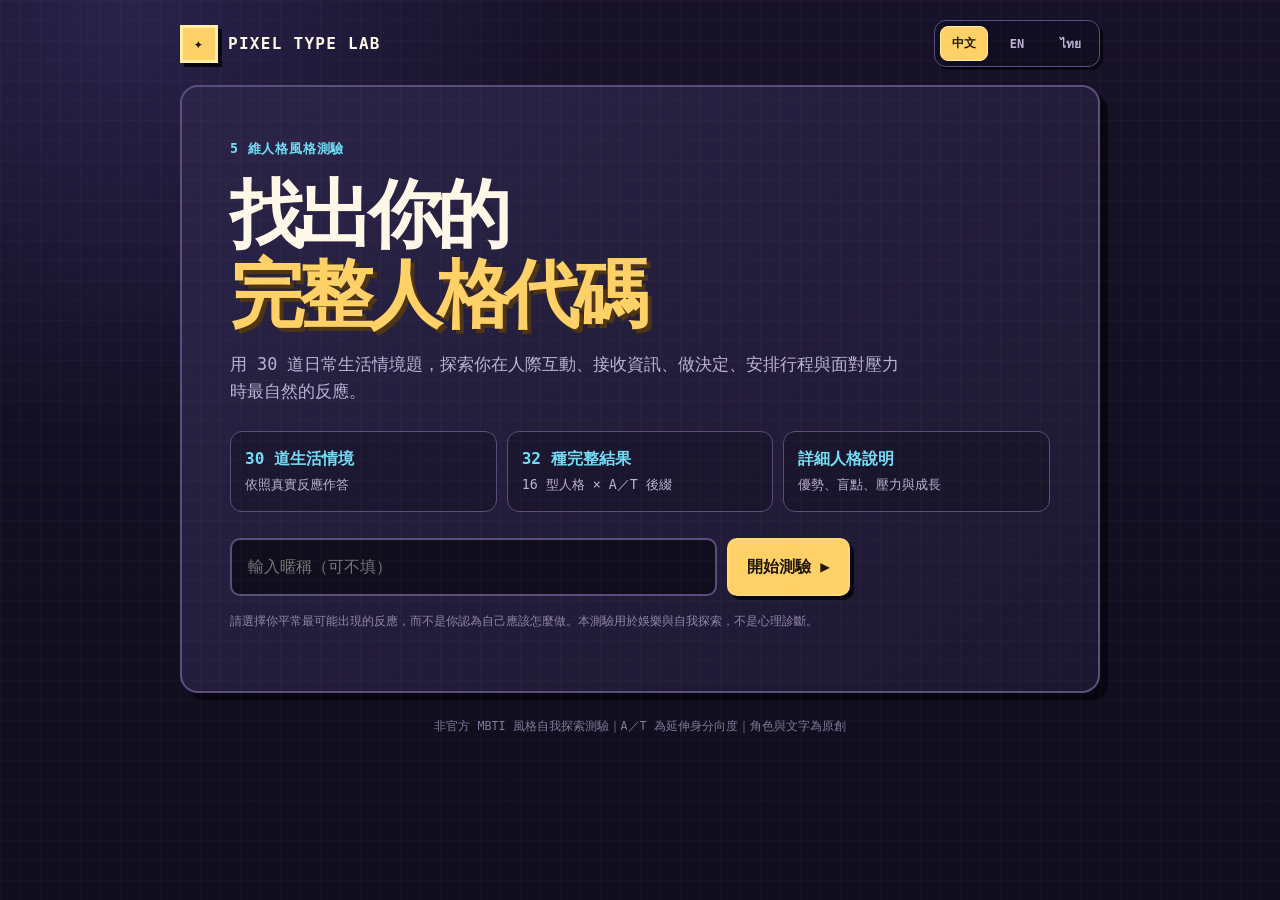
<file: index.html>
<!doctype html>
<html lang="zh-Hant">
<head>
  <meta charset="utf-8">
  <meta name="viewport" content="width=device-width,initial-scale=1">
  <meta name="theme-color" content="#151126">
  <title>MBTI 像素人格檢測所</title>
  <link rel="stylesheet" href="style.css?v=20260716-i18n">
  <link rel="stylesheet" href="identity.css">
</head>
<body>
<main class="wrap">
  <div class="topbar">
    <div class="brand"><span class="logo">✦</span>PIXEL TYPE LAB</div>
    <div class="lang-switch" aria-label="Language">
      <button type="button" class="lang-btn" data-lang="zh" aria-pressed="true">中文</button>
      <button type="button" class="lang-btn" data-lang="en" aria-pressed="false">EN</button>
      <button type="button" class="lang-btn" data-lang="th" aria-pressed="false">ไทย</button>
    </div>
  </div>

  <section id="start" class="screen on">
    <div class="panel">
      <small class="eyebrow" data-i18n="heroEyebrow">5 維人格風格測驗</small>
      <h1 data-i18n-html="heroTitle">找出你的<br><span class="yel">完整人格代碼</span></h1>
      <p class="lead" data-i18n="lead">用 30 道日常生活情境題，探索你在人際互動、接收資訊、做決定、安排行程與面對壓力時最自然的反應。</p>
      <div class="features">
        <div class="feature"><b data-i18n="feature1Title">30 道生活情境</b><small data-i18n="feature1Sub">依照真實反應作答</small></div>
        <div class="feature"><b data-i18n="feature2Title">32 種完整結果</b><small data-i18n="feature2Sub">16 型人格 × A／T 後綴</small></div>
        <div class="feature"><b data-i18n="feature3Title">詳細人格說明</b><small data-i18n="feature3Sub">優勢、盲點、壓力與成長</small></div>
      </div>
      <div class="startrow">
        <input id="name" maxlength="24" data-i18n-placeholder="namePlaceholder" placeholder="輸入暱稱（可不填）">
        <button id="go" class="btn primary" data-i18n="startButton">開始測驗 ▶</button>
      </div>
      <p class="note" data-i18n="startNote">請選擇你平常最可能出現的反應，而不是你認為自己應該怎麼做。本測驗用於娛樂與自我探索，不是心理診斷。</p>
    </div>
  </section>

  <section id="quiz" class="screen">
    <div class="panel">
      <div class="head">
        <div>
          <div class="tiny"><span id="pt"></span><span id="pc"></span></div>
          <div class="bar"><div id="pf" class="fill"></div></div>
        </div>
        <span id="chip" class="chip"></span>
      </div>
      <div class="qbox">
        <div><div id="qn" class="qnum"></div><h2 id="qt" class="qtext"></h2></div>
        <div>
          <div class="labels"><span data-i18n="veryUnlike">非常不像我</span><span data-i18n="veryLike">非常像我</span></div>
          <div id="answers" class="answers"></div>
          <p class="note" data-i18n="quizNote">依照你實際最常出現的反應作答。</p>
        </div>
      </div>
      <div class="actions">
        <button id="back" class="btn ghost" data-i18n="back">← 上一題</button>
        <button id="quit" class="btn ghost" data-i18n="home">回首頁</button>
      </div>
    </div>
  </section>

  <section id="result" class="screen">
    <div class="panel">
      <div class="resulttop">
        <div class="frame"><canvas id="avatar" width="320" height="320"></canvas></div>
        <div>
          <small class="eyebrow" data-i18n="resultEyebrow">你的完整人格</small>
          <div id="rtype" class="type"></div>
          <h2 id="rtitle" class="title"></h2>
          <p id="rtag" class="tag"></p>
          <p id="rsum" class="summary"></p>
          <div id="identity" class="identity"></div>
          <div id="tags" class="tags"></div>
          <div class="rbuttons">
            <button id="download" class="btn primary" data-i18n="download">下載結果卡</button>
            <button id="share" class="btn" data-i18n="share">分享結果</button>
            <button id="again" class="btn ghost" data-i18n="again">重新測驗</button>
          </div>
        </div>
      </div>

      <h3 class="section" data-i18n="dimensionsHeading">五個人格向度</h3>
      <div id="dims" class="dims"></div>

      <h3 class="section" data-i18n="detailsHeading">你的完整人格說明</h3>
      <div class="cards detail-cards">
        <div class="card wide"><b data-i18n="overviewHeading">🧭 人格全貌</b><p id="overview"></p></div>
        <div class="card"><b data-i18n="strongHeading">✨ 核心優勢</b><p id="strong"></p></div>
        <div class="card"><b data-i18n="blindHeading">🪞 可能盲點</b><p id="blind"></p></div>
        <div class="card"><b data-i18n="workHeading">🧰 工作與學習</b><p id="work"></p></div>
        <div class="card"><b data-i18n="loveHeading">💬 關係與溝通</b><p id="love"></p></div>
        <div class="card"><b data-i18n="stressHeading">🌩️ 壓力反應</b><p id="stress"></p></div>
        <div class="card"><b data-i18n="growthHeading">🌱 成長建議</b><p id="growth"></p></div>
      </div>
    </div>
  </section>

  <div class="footer" data-i18n="footer">非官方 MBTI 風格自我探索測驗｜A／T 為延伸身分向度｜角色與文字為原創</div>
</main>
<div id="toast" class="toast"></div>
<script src="data.js?v=20260716-daily"></script>
<script src="identity-data.js?v=20260716-daily"></script>
<script src="i18n-ui.js?v=20260716-i18n"></script>
<script src="i18n-questions.js?v=20260716-i18n"></script>
<script src="i18n-en.js?v=20260716-i18n"></script>
<script src="i18n-th-people.js?v=20260716-i18n"></script>
<script src="i18n-th-details.js?v=20260716-i18n"></script>
<script src="i18n.js?v=20260716-i18n"></script>
<script src="app.js?v=20260716-i18n"></script>
<script src="identity-enhance.js?v=20260716-i18n"></script>
<script src="artwork.js?v=20260714-pixel"></script>
<script src="identity-card.js?v=20260716-i18n"></script>
</body>
</html>
</file>
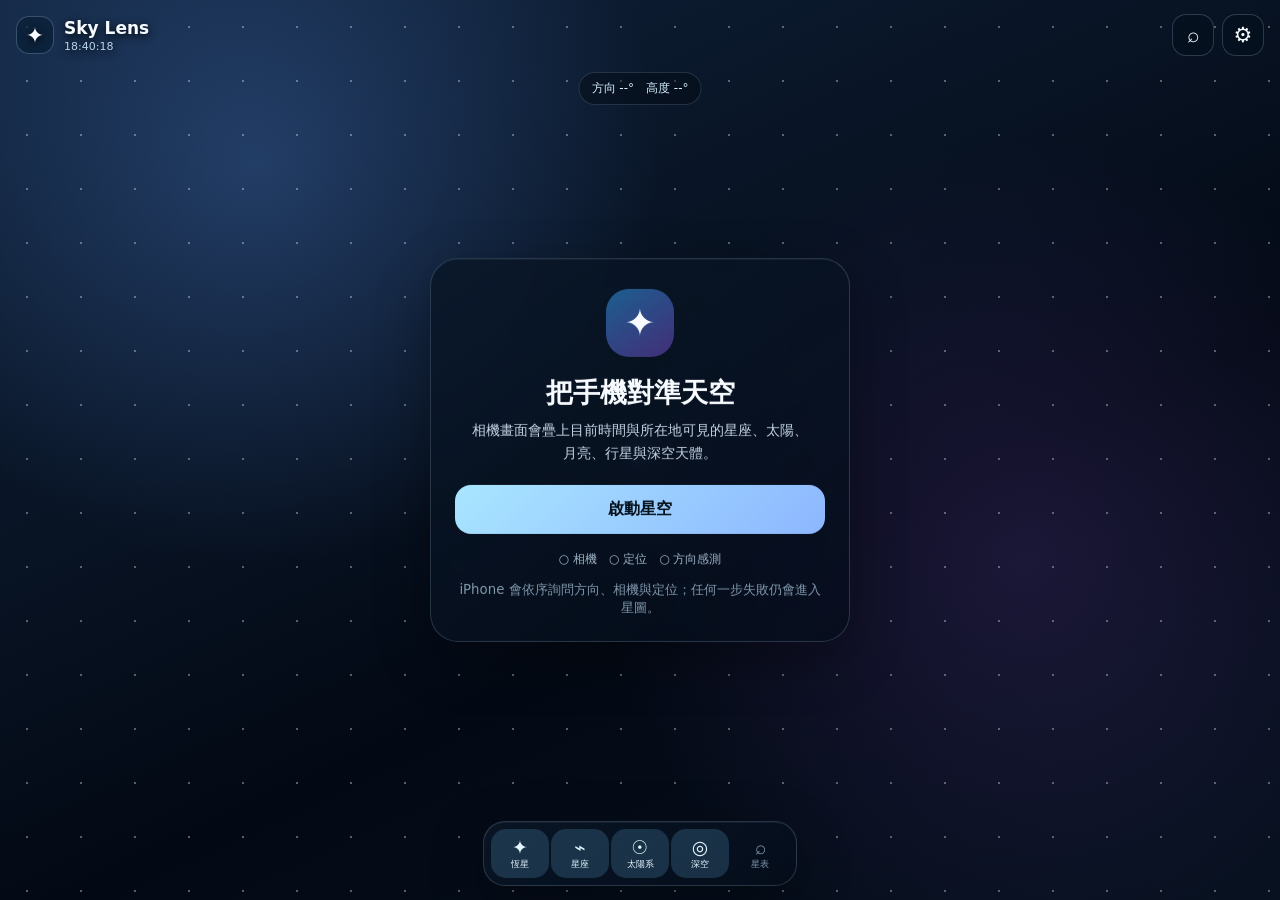
<file: sky-lens/index.html>
<!doctype html>
<html lang="zh-Hant">
<head>
  <meta charset="utf-8" />
  <meta name="viewport" content="width=device-width, initial-scale=1, viewport-fit=cover, user-scalable=no" />
  <meta name="theme-color" content="#07111f" />
  <meta name="color-scheme" content="dark" />
  <meta name="apple-mobile-web-app-capable" content="yes" />
  <meta name="apple-mobile-web-app-status-bar-style" content="black-translucent" />
  <meta name="apple-mobile-web-app-title" content="Sky Lens" />
  <meta name="description" content="用手機相機對準天空，即時顯示並導航星座、行星、月亮、星系與星雲。" />
  <script src="./performance-preload-v1.6.js?v=1.8.0"></script>
  <link rel="manifest" href="./manifest.webmanifest" />
  <link rel="apple-touch-icon" href="./icon.svg" />
  <link rel="icon" href="./icon.svg" />
  <link rel="stylesheet" href="./styles-v1.3.css?v=1.8.0" />
  <link rel="stylesheet" href="./enhancements-v1.4.css?v=1.8.0" />
  <link rel="stylesheet" href="./performance-v1.6.css?v=1.8.0" />
  <title>Sky Lens 星空鏡</title>
</head>
<body>
  <video id="camera" playsinline muted autoplay></video>
  <div id="fallbackSky" aria-hidden="true"></div>
  <canvas id="overlay"></canvas>

  <header class="top-hud">
    <div class="brand"><div class="brand-mark">✦</div><div><strong>Sky Lens</strong><span id="clock">--:--:--</span></div></div>
    <div class="header-actions"><button id="searchButton" class="icon-button" aria-label="尋找星座">⌕</button><button id="settingsButton" class="icon-button" aria-label="開啟設定">⚙</button></div>
  </header>

  <div id="compass" class="compass">方向 --°　高度 --°</div>
  <div class="crosshair" aria-hidden="true"><i></i><b></b></div>
  <div id="targetMarker" class="target-marker hidden" aria-hidden="true"><i></i></div>

  <section id="navigationHud" class="navigation-hud glass hidden">
    <button id="cancelNavigation" class="nav-close" aria-label="停止導航">×</button>
    <div id="navigationArrow" class="navigation-arrow">↑</div>
    <div class="navigation-copy"><small>正在尋找</small><strong id="navigationName">獵戶座</strong><span id="navigationHint">向右轉動手機</span></div>
    <b id="navigationDistance" class="navigation-distance">--°</b>
  </section>

  <section id="startPanel" class="start-panel glass">
    <div class="hero-icon">✦</div><h1>把手機對準天空</h1>
    <p>相機畫面會疊上目前時間與所在地可見的星座、太陽、月亮、行星與深空天體。</p>
    <button id="startButton" class="primary-button">啟動星空</button>
    <div class="permission-list"><span id="cameraStatus">○ 相機</span><span id="locationStatus">○ 定位</span><span id="motionStatus">○ 方向感測</span></div>
    <small>iPhone 會依序詢問方向、相機與定位；任何一步失敗仍會進入星圖。</small>
  </section>

  <div id="toast" class="toast" role="status"></div>
  <section id="objectCard" class="object-card glass hidden" aria-live="polite">
    <button id="closeObjectCard" class="card-close" aria-label="關閉">×</button><div id="objectKind" class="object-kind">恆星</div>
    <h2 id="objectName">天狼星</h2><p id="objectEnglish">Sirius</p>
    <div class="object-grid"><span>方位角<strong id="objectAz">--°</strong></span><span>高度角<strong id="objectAlt">--°</strong></span><span>赤經<strong id="objectRa">--</strong></span><span>赤緯<strong id="objectDec">--</strong></span></div>
  </section>

  <nav class="toolbar glass" aria-label="顯示控制">
    <button class="tool active" data-toggle="stars"><span>✦</span>恆星</button><button class="tool active" data-toggle="constellations"><span>⌁</span>星座</button><button class="tool active" data-toggle="solarSystem"><span>☉</span>太陽系</button><button class="tool active" data-toggle="deepSky"><span>◎</span>深空</button><button id="onlineButton" class="tool"><span>⌕</span>星表</button>
  </nav>

  <aside id="searchPanel" class="search-panel glass hidden">
    <div class="settings-title"><div><small>導航功能</small><h2>尋找星座或行星</h2></div><button id="closeSearch" class="icon-button">×</button></div>
    <form id="searchForm" class="search-form"><input id="searchInput" type="search" inputmode="search" autocomplete="off" placeholder="例如：獵戶座、北斗七星、木星、月亮" /><button type="submit">尋找</button></form>
    <div id="searchResults" class="search-results"></div>
    <p class="search-note">目標進入中央 4° 範圍並穩定停留後，導航會自動關閉；地平線下的目標不會誤判完成。</p>
  </aside>

  <aside id="settingsPanel" class="settings-panel glass hidden">
    <div class="settings-title"><h2>顯示與校正</h2><button id="closeSettings" class="icon-button">×</button></div>
    <label>相機視野 <output id="fovOutput">55°</output><input id="fovRange" type="range" min="35" max="85" value="55" step="1" /></label>
    <label>水平校正 <output id="headingOutput">0°</output><input id="headingRange" type="range" min="-90" max="90" value="0" step="1" /></label>
    <label>星等上限 <output id="magnitudeOutput">5.0</output><input id="magnitudeRange" type="range" min="1" max="9" value="5" step="0.5" /></label>
    <button id="resetCalibration" class="secondary-button">重設校正</button>
    <button id="checkUpdateButton" class="secondary-button">檢查更新</button>
    <button id="repairAppButton" class="secondary-button">修復離線快取</button>
    <button id="installButton" class="secondary-button hidden">安裝到主畫面</button>
    <div class="sensor-info"><span>位置</span><strong id="positionText">尚未取得</strong><span>羅盤來源</span><strong id="sensorText">尚未啟動</strong><span>離線天體</span><strong id="catalogText">--</strong><span>完整星座</span><strong id="constellationText">載入中</strong><span>線上天體</span><strong id="onlineText">0</strong><span>應用程式</span><strong id="appVersionText">v1.8.0 · 自動關閉導航</strong></div>
    <p class="ios-note">找到指定星座、太陽、月亮或行星後，定位箭頭與導航面板會自動關閉。</p>
  </aside>

  <div id="rotateNotice" class="rotate-notice">請將手機直立使用，星圖對位會較準確。</div>
  <script type="module" src="./app-v1.3.js?v=1.8.0"></script>
  <script type="module" src="./features-v1.7.js?v=1.8.0"></script>
  <script type="module" src="./navigation-auto-close-v1.8.js?v=1.8.0"></script>
  <script type="module" src="./update-manager.js?v=1.8.0"></script>
</body>
</html>
</file>
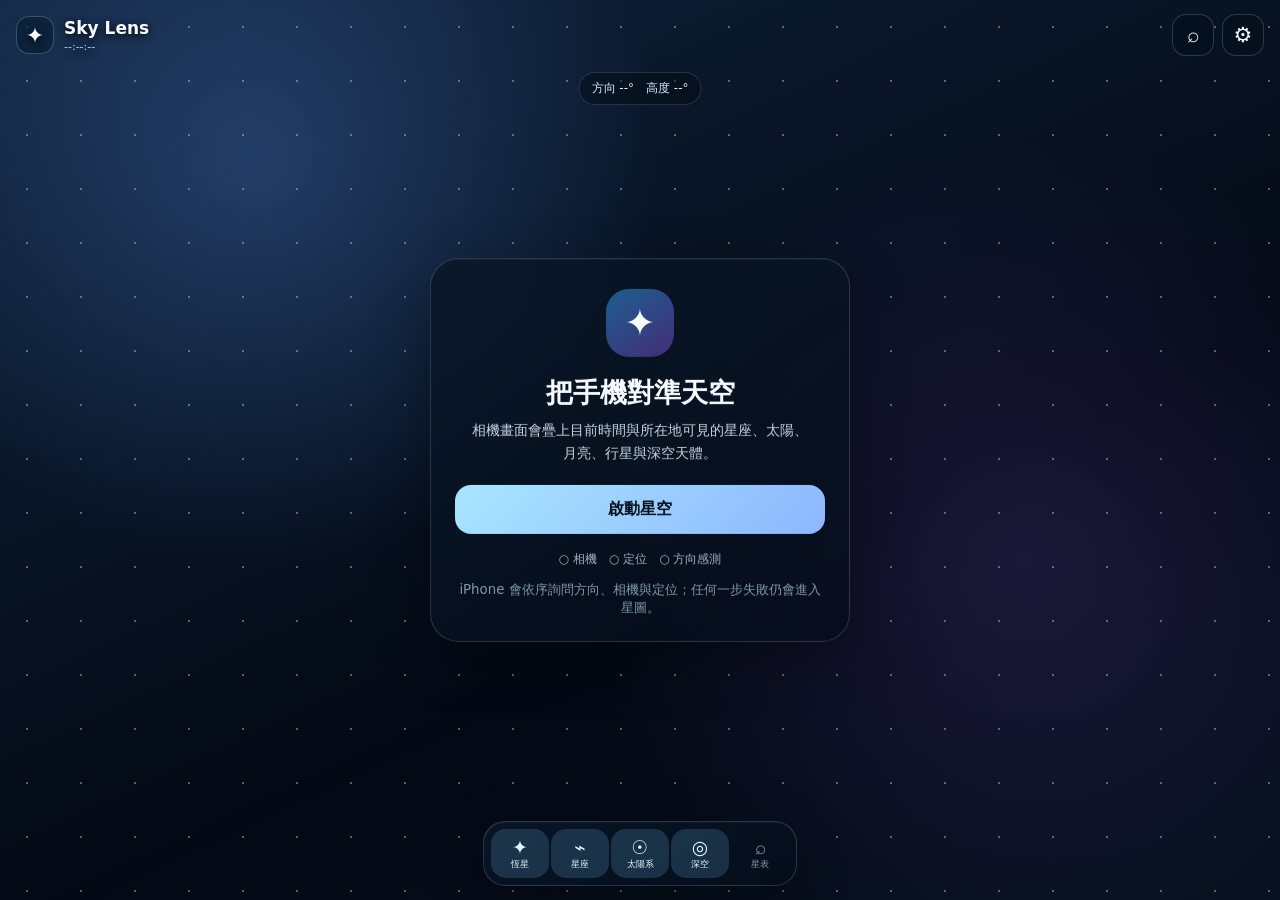
<file: sky-lens/recovery.html>
<!doctype html><html lang="zh-Hant"><head><meta charset="utf-8"><meta name="viewport" content="width=device-width,initial-scale=1,viewport-fit=cover"><meta name="theme-color" content="#07111f"><title>修復 Sky Lens</title><style>html,body{margin:0;min-height:100%;background:#07111f;color:#eef8ff;font-family:system-ui,"Noto Sans TC"}body{display:grid;place-items:center;padding:24px}.card{width:min(88vw,390px);padding:28px 22px;border-radius:25px;text-align:center;background:#0a1727;border:1px solid #bfe4ff30;box-shadow:0 24px 70px #0008}.icon{font-size:48px}h1{font-size:24px;margin:14px 0 8px}p{color:#a9bed0;line-height:1.65;font-size:14px}.bar{height:8px;border-radius:99px;background:#1c3044;overflow:hidden;margin-top:20px}.bar i{display:block;height:100%;width:25%;border-radius:inherit;background:#9edfff;animation:move 1.1s ease-in-out infinite alternate}@keyframes move{to{width:100%}}button{width:100%;margin-top:18px;padding:14px;border:0;border-radius:15px;background:#a9e5ff;color:#07111f;font-weight:800}</style></head><body><main class="card"><div class="icon">✦</div><h1>正在修復 Sky Lens</h1><p id="status">正在移除卡住的舊快取與更新程序，主畫面圖示不需要刪除。</p><div class="bar"><i></i></div><button id="retry" hidden>重新嘗試</button></main><script>const status=document.querySelector('#status'),retry=document.querySelector('#retry');async function repair(){retry.hidden=true;try{if('serviceWorker'in navigator){const regs=await navigator.serviceWorker.getRegistrations();await Promise.all(regs.filter(r=>r.scope.includes('/sky-lens/')).map(r=>r.unregister()))}if('caches'in window){const keys=await caches.keys();await Promise.all(keys.filter(k=>k.startsWith('sky-lens-pwa-')).map(k=>caches.delete(k)))}sessionStorage.clear();status.textContent='修復完成，正在載入新版…';setTimeout(()=>location.replace(`./?recovered=${Date.now()}`),500)}catch(error){status.textContent='自動修復未完成，請確認網路後再試一次。';retry.hidden=false}}retry.addEventListener('click',repair);repair();</script></body></html>
</file>
<file: style.css>
:root{--bg:#100d1d;--panel:#211b39;--line:#5b4d7c;--txt:#fff8e8;--mut:#bcb3d4;--yel:#ffd166;--blu:#72ddf7;--shadow:#070611}*{box-sizing:border-box}body{margin:0;min-height:100vh;color:var(--txt);font-family:ui-monospace,SFMono-Regular,Menlo,monospace;background:radial-gradient(circle at 10% 0,#29224b 0,transparent 30%),linear-gradient(#171229,var(--bg));line-height:1.6}body:before{content:"";position:fixed;inset:0;pointer-events:none;opacity:.18;background-image:linear-gradient(#fff2 1px,transparent 1px),linear-gradient(90deg,#fff2 1px,transparent 1px);background-size:20px 20px}.wrap{width:min(920px,calc(100% - 24px));margin:auto;padding:20px 0 45px}.brand{display:flex;align-items:center;gap:10px;margin-bottom:18px;font-weight:900;letter-spacing:.08em}.logo{display:grid;place-items:center;width:38px;height:38px;background:var(--yel);color:#21170a;border:3px solid #fff0a4;box-shadow:4px 4px var(--shadow)}.panel{background:linear-gradient(145deg,#2b2448,#1c1730);border:2px solid var(--line);border-radius:18px;box-shadow:8px 8px var(--shadow);padding:clamp(20px,5vw,48px)}.screen{display:none}.screen.on{display:block;animation:up .3s ease}@keyframes up{from{opacity:0;transform:translateY(10px)}}h1{font-size:clamp(2.15rem,8vw,4.6rem);line-height:1.08;letter-spacing:-.07em;margin:.2em 0}.yel{color:var(--yel);text-shadow:4px 4px #4d3515}.lead{max-width:680px;color:var(--mut);font-size:1.05rem}.features{display:grid;grid-template-columns:repeat(3,1fr);gap:10px;margin:26px 0}.feature{padding:14px;border:1px solid var(--line);border-radius:12px;background:#100d1d66}.feature b{display:block;color:var(--blu)}.feature small{color:var(--mut)}input,button{font:inherit}input{width:100%;padding:14px 16px;color:var(--txt);background:#100d1d;border:2px solid var(--line);border-radius:10px}.startrow{display:grid;grid-template-columns:1fr auto;gap:10px;max-width:620px}.btn{padding:12px 18px;border:2px solid #fff2;border-radius:10px;color:var(--txt);font-weight:900;background:#30284d;box-shadow:4px 4px var(--shadow);cursor:pointer}.btn:hover{filter:brightness(1.12);transform:translate(-1px,-1px)}.primary{background:var(--yel);color:#201609}.ghost{background:transparent;color:var(--mut);box-shadow:none}.note{font-size:.76rem;color:#8f86a8;margin-top:16px}.head{display:grid;grid-template-columns:1fr auto;gap:14px;align-items:end}.tiny{display:flex;justify-content:space-between;color:var(--mut);font-size:.82rem}.bar{height:14px;border:2px solid var(--line);background:#0d0b17;border-radius:20px;overflow:hidden}.fill{height:100%;width:0;background:repeating-linear-gradient(90deg,var(--yel) 0 14px,#ffb53e 14px 18px);transition:.2s}.chip{padding:6px 10px;border:1px solid #72ddf766;border-radius:30px;color:var(--blu);font-size:.8rem}.qbox{min-height:350px;display:grid;align-content:center;gap:28px;margin-top:22px;padding:clamp(20px,5vw,42px);border:1px solid var(--line);border-radius:14px;background:#0e0b1b66}.qnum{color:var(--yel);font-weight:900}.qtext{font-size:clamp(1.25rem,4vw,2rem);line-height:1.5;margin:0}.labels{display:flex;justify-content:space-between;color:var(--mut);font-size:.76rem}.answers{display:grid;grid-template-columns:repeat(5,1fr);gap:8px}.ans{min-height:74px;border:2px solid var(--line);border-radius:12px;background:#28213f;color:var(--txt);font-size:1.25rem;cursor:pointer}.ans:hover,.ans.sel{border-color:var(--blu);background:var(--yel);color:#201609}.actions{display:flex;justify-content:space-between;margin-top:16px}.resulttop{display:grid;grid-template-columns:minmax(230px,340px) 1fr;gap:36px;align-items:center}.frame{aspect-ratio:1;border:3px solid var(--line);border-radius:18px;overflow:hidden;background:#100d1d;box-shadow:6px 6px var(--shadow)}canvas{width:100%;height:100%;image-rendering:pixelated}.type{font-size:clamp(3rem,10vw,5.8rem);font-weight:1000;color:var(--yel);line-height:1}.title{font-size:clamp(1.3rem,4vw,2rem);margin:8px 0}.tag{color:var(--blu);font-weight:800}.summary{color:var(--mut)}.tags{display:flex;flex-wrap:wrap;gap:7px;margin:16px 0}.tagpill{padding:6px 9px;border-radius:20px;background:var(--yel);color:#201609;font-size:.78rem;font-weight:900}.rbuttons{display:flex;flex-wrap:wrap;gap:9px}.section{color:var(--yel);font-size:1rem;margin:30px 0 12px}.dims,.cards{display:grid;grid-template-columns:repeat(2,1fr);gap:11px}.dim,.card{padding:15px;border:1px solid var(--line);border-radius:12px;background:#100d1d66}.dimtop{display:flex;justify-content:space-between;font-size:.8rem}.dbar{height:10px;margin-top:7px;background:#0b0912;border-radius:20px;overflow:hidden}.dfill{height:100%;background:linear-gradient(90deg,var(--blu),var(--yel))}.card b{color:var(--blu)}.card p{color:var(--mut);font-size:.88rem;margin:7px 0 0}.footer{text-align:center;color:#81799a;font-size:.73rem;padding-top:24px}.toast{position:fixed;left:50%;bottom:24px;transform:translate(-50%,15px);opacity:0;padding:9px 13px;background:#80ed99;color:#102317;border-radius:9px;transition:.2s}.toast.show{opacity:1;transform:translate(-50%,0)}@media(max-width:700px){.features,.resulttop,.dims,.cards{grid-template-columns:1fr}.startrow{grid-template-columns:1fr}.head{grid-template-columns:1fr}.chip{justify-self:start}.qbox{min-height:400px}.rbuttons .btn{flex:1 1 100%}}@media(max-width:420px){.wrap{width:calc(100% - 16px)}.panel{padding:17px}.answers{gap:5px}.ans{min-height:66px;font-size:1rem}}
</file>
<file: identity.css>
.eyebrow{color:var(--blu);font-weight:900;letter-spacing:.06em}.identity{display:grid;gap:2px;margin:14px 0;padding:12px 14px;border:1px solid #ffd16666;border-left:4px solid var(--yel);border-radius:10px;background:#100d1d99}.identity b{color:var(--yel)}.identity span{color:var(--mut);font-size:.86rem}.card.wide{grid-column:1/-1}.detail-cards .card{min-height:150px}.type{letter-spacing:-.05em}.topbar{display:flex;align-items:center;justify-content:space-between;gap:14px;margin-bottom:18px}.topbar .brand{margin-bottom:0}.lang-switch{display:flex;gap:5px;padding:5px;border:1px solid var(--line);border-radius:12px;background:#100d1d99;box-shadow:3px 3px var(--shadow)}.lang-btn{min-width:48px;padding:7px 10px;border:1px solid transparent;border-radius:8px;background:transparent;color:var(--mut);font:700 .75rem ui-monospace,SFMono-Regular,Menlo,monospace;cursor:pointer}.lang-btn:hover{color:var(--txt);border-color:#fff2}.lang-btn.active{background:var(--yel);color:#201609;border-color:#fff0a4}body[data-lang="th"]{font-family:"Noto Sans Thai","Leelawadee UI",Tahoma,sans-serif}body[data-lang="th"] .qtext{line-height:1.65}body[data-lang="en"] .qtext{line-height:1.4}@media(max-width:700px){.card.wide{grid-column:auto}.topbar{align-items:flex-start}.lang-switch{flex-shrink:0}.lang-btn{min-width:42px;padding:6px 8px}}@media(max-width:420px){.type{font-size:3.3rem}.topbar{gap:8px}.topbar .brand{font-size:.78rem;letter-spacing:.04em}.topbar .logo{width:32px;height:32px}.lang-switch{gap:2px;padding:3px}.lang-btn{min-width:36px;padding:5px 6px;font-size:.68rem}}
</file>
<file: sky-lens/styles-v1.3.css>
:root{font-family:ui-rounded,"SF Pro Display","Noto Sans TC",system-ui;color:#f7fbff;background:#07111f;--t:max(14px,env(safe-area-inset-top));--b:max(14px,env(safe-area-inset-bottom))}*{box-sizing:border-box}html,body{width:100%;height:100%;margin:0;overflow:hidden;background:#07111f}body{position:fixed;inset:0;touch-action:manipulation}button,input{font:inherit}button{color:inherit}#camera,#fallbackSky,#overlay{position:absolute;inset:0;width:100%;height:100%}#camera{object-fit:cover;background:#020712;opacity:0;transition:.35s}#camera.ready{opacity:1}#fallbackSky{background:radial-gradient(circle at 20% 18%,#4775bf61,transparent 32%),radial-gradient(circle at 80% 62%,#58388e47,transparent 36%),linear-gradient(155deg,#10233c,#030914 62%,#07111f)}#fallbackSky:after{content:"";position:absolute;inset:0;opacity:.34;background-image:radial-gradient(circle,#fff 0 1px,transparent 1.3px);background-size:54px 54px}#overlay{z-index:2}.glass{background:linear-gradient(145deg,#0a1727d9,#050d1ab8);border:1px solid #bee0ff2e;box-shadow:0 18px 55px #00000052,inset 0 1px #ffffff0d;-webkit-backdrop-filter:blur(18px) saturate(135%);backdrop-filter:blur(18px) saturate(135%)}.top-hud{position:absolute;z-index:5;top:var(--t);left:16px;right:16px;display:flex;align-items:center;justify-content:space-between;pointer-events:none}.brand{display:flex;align-items:center;gap:10px;text-shadow:0 2px 8px #000}.brand-mark{width:38px;height:38px;border-radius:13px;display:grid;place-items:center;font-size:22px;background:#091e36b3;border:1px solid #b6e0ff40}.brand strong{display:block;font-size:17px}.brand span{display:block;margin-top:2px;font-size:11px;color:#b8d4eb}.header-actions{display:flex;gap:8px;pointer-events:auto}.icon-button{pointer-events:auto;width:42px;height:42px;border-radius:14px;border:1px solid #c2e1ff33;background:#05111fa3;font-size:21px}.compass{position:absolute;z-index:4;top:calc(var(--t) + 58px);left:50%;transform:translateX(-50%);padding:7px 12px;border-radius:99px;background:#030a1375;color:#d3edff;border:1px solid #b9dfff29;font-size:12px;white-space:nowrap}.crosshair{position:absolute;z-index:3;left:50%;top:50%;width:40px;height:40px;transform:translate(-50%,-50%);pointer-events:none}.crosshair:after{content:"";position:absolute;inset:14px;border:1px solid #c2eaffeb;border-radius:50%}.crosshair i,.crosshair b{position:absolute;left:50%;top:50%;background:#c2eaffdb;transform:translate(-50%,-50%)}.crosshair i{width:40px;height:1px}.crosshair b{width:1px;height:40px}.target-marker{position:absolute;z-index:4;width:58px;height:58px;transform:translate(-50%,-50%);border:2px solid #ffd16f;border-radius:50%;box-shadow:0 0 24px #ffc14f99;pointer-events:none;animation:targetPulse 1.5s ease-in-out infinite}.target-marker:before,.target-marker:after{content:"";position:absolute;left:50%;top:50%;background:#ffd16f;transform:translate(-50%,-50%)}.target-marker:before{width:74px;height:1px}.target-marker:after{width:1px;height:74px}.target-marker.arrived{border-color:#8ff0c8;box-shadow:0 0 30px #74edbd}.navigation-hud{position:absolute;z-index:8;top:calc(var(--t) + 102px);left:50%;width:min(91vw,430px);min-height:86px;transform:translateX(-50%);display:grid;grid-template-columns:62px 1fr auto;gap:11px;align-items:center;padding:12px 14px;border-radius:22px}.navigation-arrow{width:54px;height:54px;display:grid;place-items:center;border-radius:18px;background:linear-gradient(145deg,#ffd779,#d98237);color:#211002;font-size:39px;font-weight:900;transform-origin:center;transition:transform .12s linear}.navigation-arrow.arrived{background:linear-gradient(145deg,#9cf1d1,#47bd91);color:#052219}.navigation-copy{min-width:0}.navigation-copy small{display:block;color:#8fa8bb;font-size:10px}.navigation-copy strong{display:block;font-size:17px;white-space:nowrap;overflow:hidden;text-overflow:ellipsis}.navigation-copy span{display:block;margin-top:3px;color:#c5d7e4;font-size:11px;line-height:1.35}.navigation-distance{align-self:start;padding:5px 8px;border-radius:99px;background:#ffffff12;color:#cde9fc;font-size:11px}.nav-close{position:absolute;right:-5px;top:-8px;width:28px;height:28px;border-radius:50%;border:1px solid #cae7ff32;background:#071422;color:#b7cada;font-size:18px}.start-panel{position:absolute;z-index:9;width:min(88vw,420px);left:50%;top:50%;transform:translate(-50%,-50%);border-radius:28px;padding:30px 24px 24px;text-align:center}.hero-icon{margin:auto;width:68px;height:68px;display:grid;place-items:center;border-radius:23px;font-size:38px;background:linear-gradient(145deg,#1c5f8f,#432e79)}.start-panel h1{margin:18px 0 8px;font-size:27px}.start-panel p{margin:0 auto 20px;max-width:340px;color:#c5d5e5;line-height:1.65;font-size:14px}.start-panel small{display:block;margin-top:13px;color:#8198ad}.primary-button,.secondary-button{width:100%;border:0;border-radius:16px;padding:14px 18px;font-weight:800}.primary-button{color:#04101b;background:linear-gradient(135deg,#a9e6ff,#8db7ff)}.primary-button:disabled{opacity:.65}.secondary-button{margin-top:10px;color:#d9efff;border:1px solid #b0ddff2e;background:#2f4f6c40}.permission-list{display:flex;justify-content:center;gap:12px;margin-top:17px;color:#9fb3c6;font-size:12px;flex-wrap:wrap}.permission-list .ok{color:#9ef2c8}.permission-list .fail{color:#ffb4b4}.toolbar{position:absolute;z-index:6;bottom:var(--b);left:50%;transform:translateX(-50%);display:flex;gap:2px;padding:7px;border-radius:22px}.tool{min-width:58px;border:0;border-radius:15px;padding:7px 5px;color:#849bb0;background:transparent;font-size:9px}.tool span{display:block;font-size:19px}.tool.active{color:#e4f6ff;background:#60a7d638}.settings-panel,.search-panel{position:absolute;z-index:11;top:calc(var(--t) + 52px);right:14px;width:min(92vw,380px);max-height:calc(100vh - var(--t) - var(--b) - 72px);overflow:auto;border-radius:24px;padding:20px}.settings-title{display:flex;align-items:center;justify-content:space-between;gap:14px}.settings-title h2{margin:0;font-size:19px}.settings-title small{display:block;margin-bottom:2px;color:#86a4ba;font-size:10px}.settings-panel label{display:block;margin-top:17px;color:#c9dce9;font-size:13px}.settings-panel output{float:right;color:#fff;font-weight:800}.settings-panel input[type=range]{width:100%;margin-top:11px;accent-color:#8edcff}.sensor-info{display:grid;grid-template-columns:auto 1fr;gap:8px 12px;margin-top:18px;padding-top:15px;border-top:1px solid #c8e4ff1f;font-size:11px}.sensor-info span{color:#8299ad}.sensor-info strong{text-align:right}.ios-note,.search-note{margin:14px 0 0;color:#8fa6ba;font-size:11px;line-height:1.5}.search-form{display:grid;grid-template-columns:1fr auto;gap:8px;margin-top:16px}.search-form input{min-width:0;border:1px solid #b9dcf52d;border-radius:14px;padding:12px 13px;background:#06101dcc;color:#fff;outline:none}.search-form input:focus{border-color:#81c9f4}.search-form button{border:0;border-radius:14px;padding:0 14px;background:#93d9ff;color:#05121e;font-weight:800}.search-results{display:grid;gap:7px;margin-top:13px}.search-result{display:grid;grid-template-columns:34px 1fr auto;align-items:center;gap:9px;width:100%;border:1px solid #b5daef20;border-radius:15px;padding:10px;background:#36557224;text-align:left}.search-result>span{font-size:21px;color:#ffd788}.search-result div{min-width:0}.search-result strong{display:block;font-size:14px}.search-result small{display:block;color:#8fa6b8;font-size:10px;white-space:nowrap;overflow:hidden;text-overflow:ellipsis}.search-result>b{color:#9cdfff;font-size:10px}.search-empty{padding:22px;text-align:center;color:#849cae;font-size:12px}.object-card{position:absolute;z-index:8;left:14px;right:14px;bottom:calc(var(--b) + 87px);max-width:430px;margin:auto;padding:18px 20px;border-radius:22px}.object-card h2{margin:4px 30px 2px 0;font-size:22px}.object-card p{margin:0 0 12px;color:#91a7ba;font-size:11px}.card-close{position:absolute;right:10px;top:8px;border:0;background:transparent;color:#a9bfd1;font-size:25px}.object-kind{color:#8fd8ff;font-size:11px}.object-grid{display:grid;grid-template-columns:1fr 1fr;gap:8px}.object-grid span{padding:9px 11px;border-radius:12px;background:#4e718b25;color:#8ca4b7;font-size:10px}.object-grid strong{display:block;color:#fff;font-size:13px;margin-top:3px}.toast{position:absolute;z-index:20;top:calc(var(--t) + 108px);left:50%;transform:translate(-50%,-10px);max-width:86vw;padding:10px 13px;border-radius:12px;background:#03101ce8;border:1px solid #c5e8ff32;font-size:12px;opacity:0;transition:.2s}.toast.show{opacity:1;transform:translate(-50%,0)}.hidden{display:none!important}.rotate-notice{display:none}@keyframes targetPulse{0%,100%{transform:translate(-50%,-50%) scale(.92);opacity:.75}50%{transform:translate(-50%,-50%) scale(1.06);opacity:1}}@media(max-width:370px){.tool{min-width:52px}.toolbar{gap:0}.navigation-hud{grid-template-columns:54px 1fr auto}.navigation-arrow{width:48px;height:48px}}@media(orientation:landscape) and (max-height:540px){.rotate-notice{display:grid;position:absolute;z-index:30;inset:0;place-items:center;background:#06101c;font-weight:800}}
</file>
<file: sky-lens/enhancements-v1.4.css>
#zodiacOverlay{position:absolute;inset:0;width:100%;height:100%;z-index:3;pointer-events:none}.navigation-hud.zodiac{border-color:#ffd75570;box-shadow:0 0 30px #ffc52b38,0 18px 55px #0007}.navigation-hud.below-horizon{border-style:dashed;background:linear-gradient(145deg,#241a0ed9,#080d17c2)}.navigation-arrow.zodiac{background:linear-gradient(145deg,#fff1a0,#e9a72f);box-shadow:0 0 24px #ffd1339c;text-shadow:0 0 10px #fff2a8}.target-marker.zodiac{border-color:#ffe06b;box-shadow:0 0 32px #ffcd35d1,0 0 70px #ffb91555}.target-marker.below-horizon{width:46px;height:46px;border-style:dashed;animation:none;box-shadow:0 0 20px #ffbd4a70}.target-marker.below-horizon.hidden{display:block!important}.target-marker.below-horizon:before{width:62px}.target-marker.below-horizon:after{content:attr(data-label);left:50%;top:auto;bottom:54px;width:max-content;height:auto;padding:5px 8px;transform:translateX(-50%);border-radius:999px;background:#171005e8;color:#ffe49b;font:700 10px system-ui;white-space:nowrap;box-shadow:0 0 14px #ffc43155}.search-result.zodiac{border-color:#ffd75550;background:linear-gradient(135deg,#5b431f45,#2c3f5828);box-shadow:inset 0 0 18px #ffcc2a12}.navigation-arrow.arrived{animation:arrivalGlow .55s ease-in-out infinite alternate}@keyframes arrivalGlow{from{box-shadow:0 0 12px #70edbd66}to{box-shadow:0 0 32px #70edbdd9}}
</file>
<file: sky-lens/performance-v1.6.css>
:root[data-performance-mode="balanced"] .glass{-webkit-backdrop-filter:blur(9px) saturate(115%);backdrop-filter:blur(9px) saturate(115%)}
:root[data-performance-mode="balanced"] #zodiacOverlay{position:absolute;inset:0;width:100%;height:100%;z-index:3;pointer-events:none}
:root[data-performance-mode="balanced"] .navigation-hud,:root[data-performance-mode="balanced"] .settings-panel,:root[data-performance-mode="balanced"] .search-panel{contain:layout paint}
:root[data-performance-mode="balanced"] .target-marker,:root[data-performance-mode="balanced"] .navigation-arrow{will-change:transform,left,top}
@media (prefers-reduced-motion:reduce){.navigation-arrow.arrived,.target-marker{animation:none!important}}
</file>
